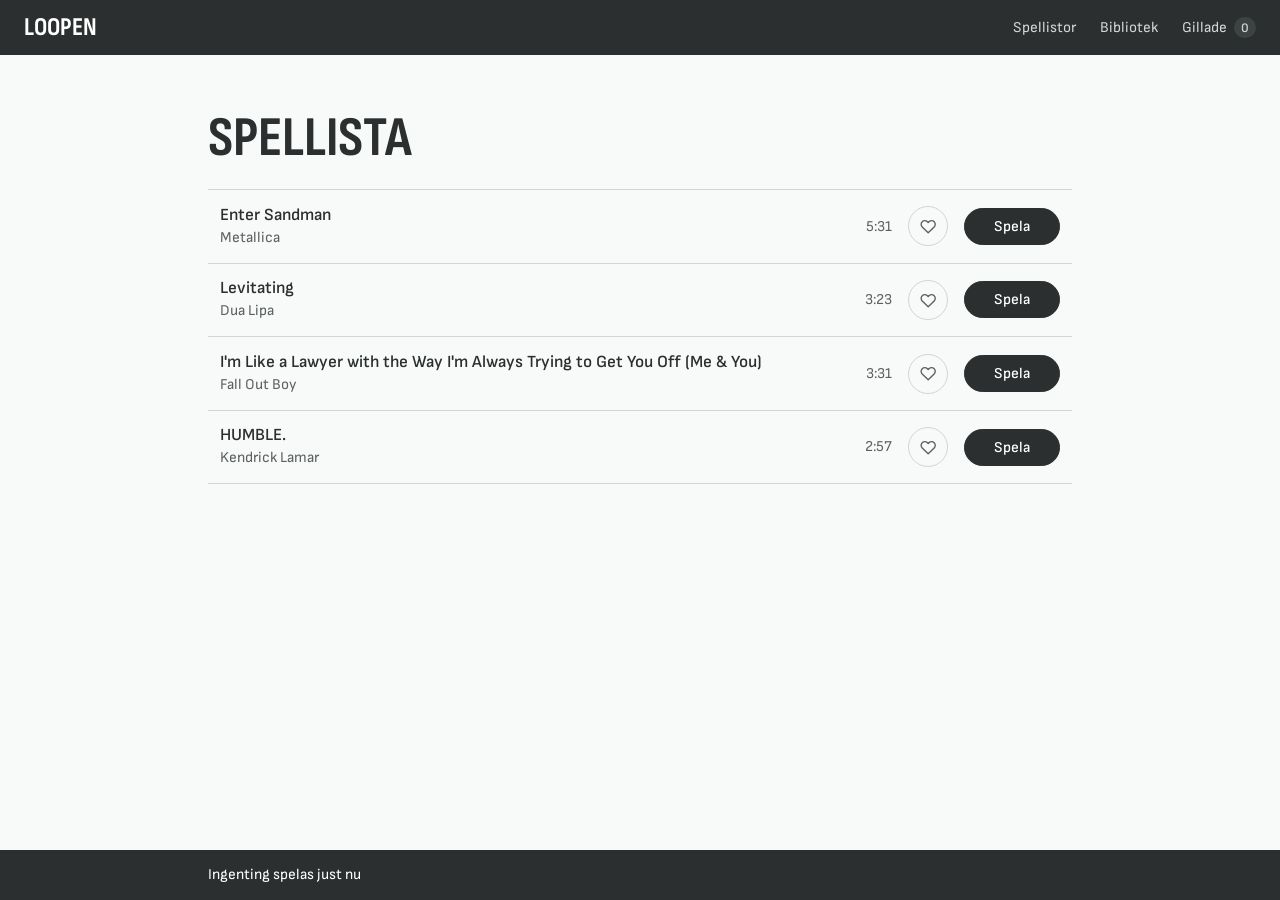
<file: bootcamp/javascript/loopen/index.html>
<!DOCTYPE html>
<html lang="sv">

<head>
  <meta charset="UTF-8">
  <meta name="viewport" content="width=device-width, initial-scale=1, viewport-fit=cover">
  <title>Loopen</title>

  <link rel="preconnect" href="https://fonts.googleapis.com">
  <link rel="preconnect" href="https://fonts.gstatic.com" crossorigin>
  <link rel="stylesheet"
    href="https://fonts.googleapis.com/css2?family=Sofia+Sans:wght@400;500;600&family=Sofia+Sans+Condensed:wght@600;700&display=swap">

  <link rel="stylesheet" href="style.css">

  <!--
  Här ska din JavaScript-fil länkas in.
  Se UPPGIFT.md, steg 1.
-->
</head>

<body>

  <header class="topbar">
    <nav class="nav-inner" aria-label="Huvudmeny">
      <a class="logo" href="#">Loopen</a>
      <ul class="nav-links">
        <li><a href="#">Spellistor</a></li>
        <li><a href="#">Bibliotek</a></li>
        <li>
          <a href="#">Gillade <span class="count" id="liked-count" aria-live="polite">0</span></a>
        </li>
      </ul>
    </nav>
  </header>

  <main>

    <div class="page-header">
      <h1>Spellista</h1>
    </div>

    <ul class="tracklist">
      <li class="track" id="track-1" data-duration="331">
        <div class="track-text">
          <h2 class="track-title">Enter Sandman</h2>
          <p class="track-artist">Metallica</p>
        </div>
        <p class="track-time">5:31</p>
        <button class="like-button" id="like-1" type="button" aria-pressed="false" aria-label="Gilla Enter Sandman">
          <svg viewBox="0 0 24 24" aria-hidden="true">
            <path
              d="M12 20.5 4.2 12.9a4.7 4.7 0 0 1 0-6.7 4.7 4.7 0 0 1 6.7 0l1.1 1.1 1.1-1.1a4.7 4.7 0 0 1 6.7 0 4.7 4.7 0 0 1 0 6.7z"
              stroke-linejoin="round" />
          </svg>
        </button>
        <button class="play-button" id="play-1" type="button" aria-pressed="false">Spela</button>
      </li>

      <li class="track" id="track-2" data-duration="203">
        <div class="track-text">
          <h2 class="track-title">Levitating</h2>
          <p class="track-artist">Dua Lipa</p>
        </div>
        <p class="track-time">3:23</p>
        <button class="like-button" id="like-2" type="button" aria-pressed="false" aria-label="Gilla Levitating">
          <svg viewBox="0 0 24 24" aria-hidden="true">
            <path
              d="M12 20.5 4.2 12.9a4.7 4.7 0 0 1 0-6.7 4.7 4.7 0 0 1 6.7 0l1.1 1.1 1.1-1.1a4.7 4.7 0 0 1 6.7 0 4.7 4.7 0 0 1 0 6.7z"
              stroke-linejoin="round" />
          </svg>
        </button>
        <button class="play-button" id="play-2" type="button" aria-pressed="false">Spela</button>
      </li>

      <li class="track" id="track-3" data-duration="211">
        <div class="track-text">
          <h2 class="track-title">I'm Like a Lawyer with the Way I'm Always Trying to Get You Off (Me &amp; You)</h2>
          <p class="track-artist">Fall Out Boy</p>
        </div>
        <p class="track-time">3:31</p>
        <button class="like-button" id="like-3" type="button" aria-pressed="false"
          aria-label="Gilla I'm Like a Lawyer with the Way I'm Always Trying to Get You Off">
          <svg viewBox="0 0 24 24" aria-hidden="true">
            <path
              d="M12 20.5 4.2 12.9a4.7 4.7 0 0 1 0-6.7 4.7 4.7 0 0 1 6.7 0l1.1 1.1 1.1-1.1a4.7 4.7 0 0 1 6.7 0 4.7 4.7 0 0 1 0 6.7z"
              stroke-linejoin="round" />
          </svg>
        </button>
        <button class="play-button" id="play-3" type="button" aria-pressed="false">Spela</button>
      </li>

      <li class="track" id="track-4" data-duration="177">
        <div class="track-text">
          <h2 class="track-title">HUMBLE.</h2>
          <p class="track-artist">Kendrick Lamar</p>
        </div>
        <p class="track-time">2:57</p>
        <button class="like-button" id="like-4" type="button" aria-pressed="false" aria-label="Gilla HUMBLE.">
          <svg viewBox="0 0 24 24" aria-hidden="true">
            <path
              d="M12 20.5 4.2 12.9a4.7 4.7 0 0 1 0-6.7 4.7 4.7 0 0 1 6.7 0l1.1 1.1 1.1-1.1a4.7 4.7 0 0 1 6.7 0 4.7 4.7 0 0 1 0 6.7z"
              stroke-linejoin="round" />
          </svg>
        </button>
        <button class="play-button" id="play-4" type="button" aria-pressed="false">Spela</button>
      </li>
    </ul>

  </main>

  <footer class="player">
    <div class="player-inner">
      <p id="now-playing">Ingenting spelas just nu</p>
    </div>
  </footer>

</body>
</html>
</file>
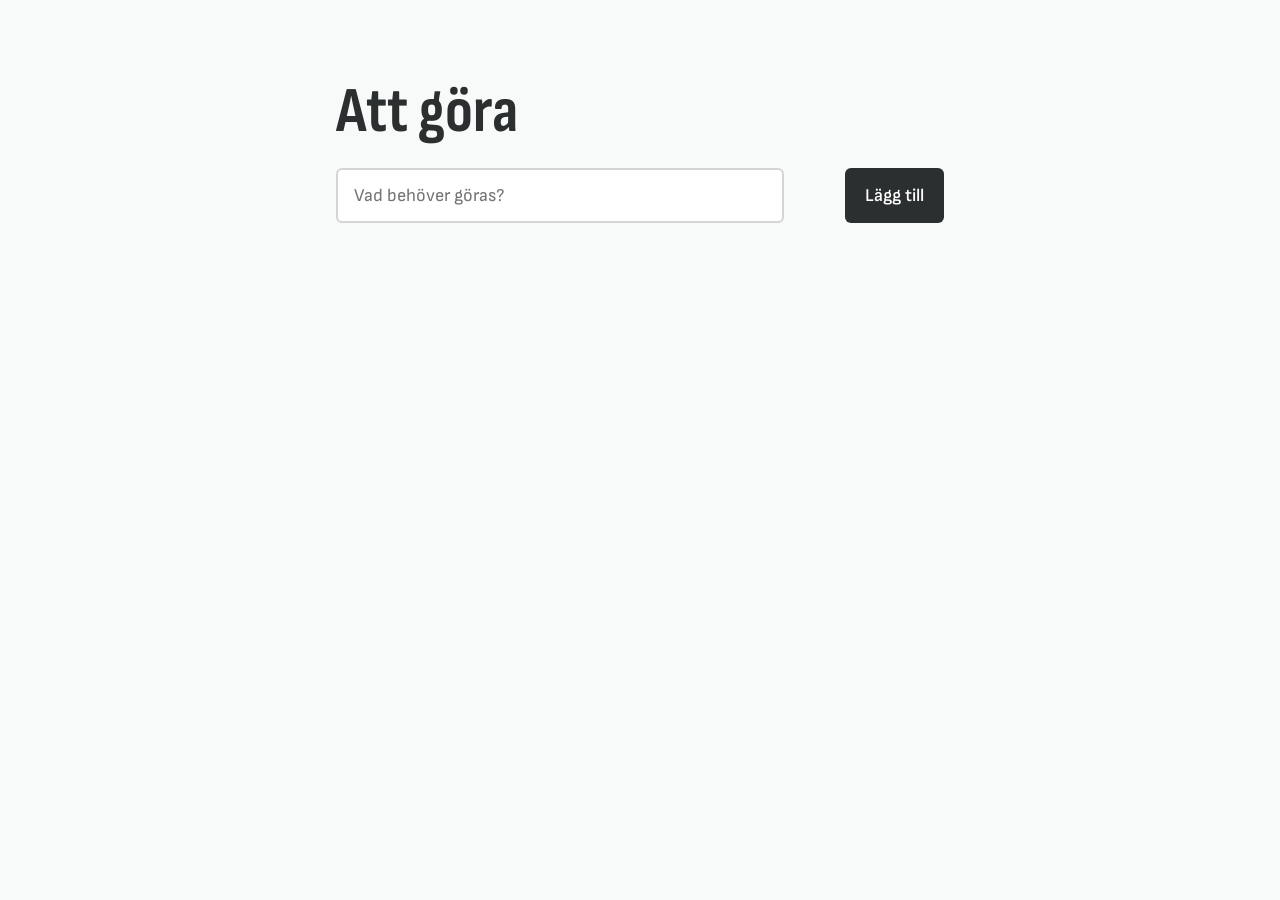
<file: bootcamp/javascript/todos/index.html>
<!DOCTYPE html>
<html lang="sv">
<head>
  <meta charset="UTF-8">
  <meta name="viewport" content="width=device-width, initial-scale=1">
  <title>Att göra</title>
  <link rel="preconnect" href="https://fonts.googleapis.com">
  <link rel="preconnect" href="https://fonts.gstatic.com" crossorigin>
  <link href="https://fonts.googleapis.com/css2?family=Sofia+Sans:wght@400;600&family=Sofia+Sans+Condensed:wght@700&display=swap" rel="stylesheet">
  <link rel="stylesheet" href="style.css">
  <script src="script.js" defer></script>
</head>
<body>

  <main class="app">

    <header class="app-header">
      <h1>Att göra</h1>
      <p class="status" id="status"></p>
    </header>

    <form class="add-form" id="add-form">
      <label for="new-task" class="visually-hidden">Ny uppgift</label>
      <input type="text" id="new-task" placeholder="Vad behöver göras?" autocomplete="off">
      <button type="submit">Lägg till</button>
    </form>

    <ul class="task-list" id="task-list">
      <!-- Här ska det inte stå något. Listan ritas ut av JavaScript. -->
    </ul>

  </main>

</body>
</html>
</file>
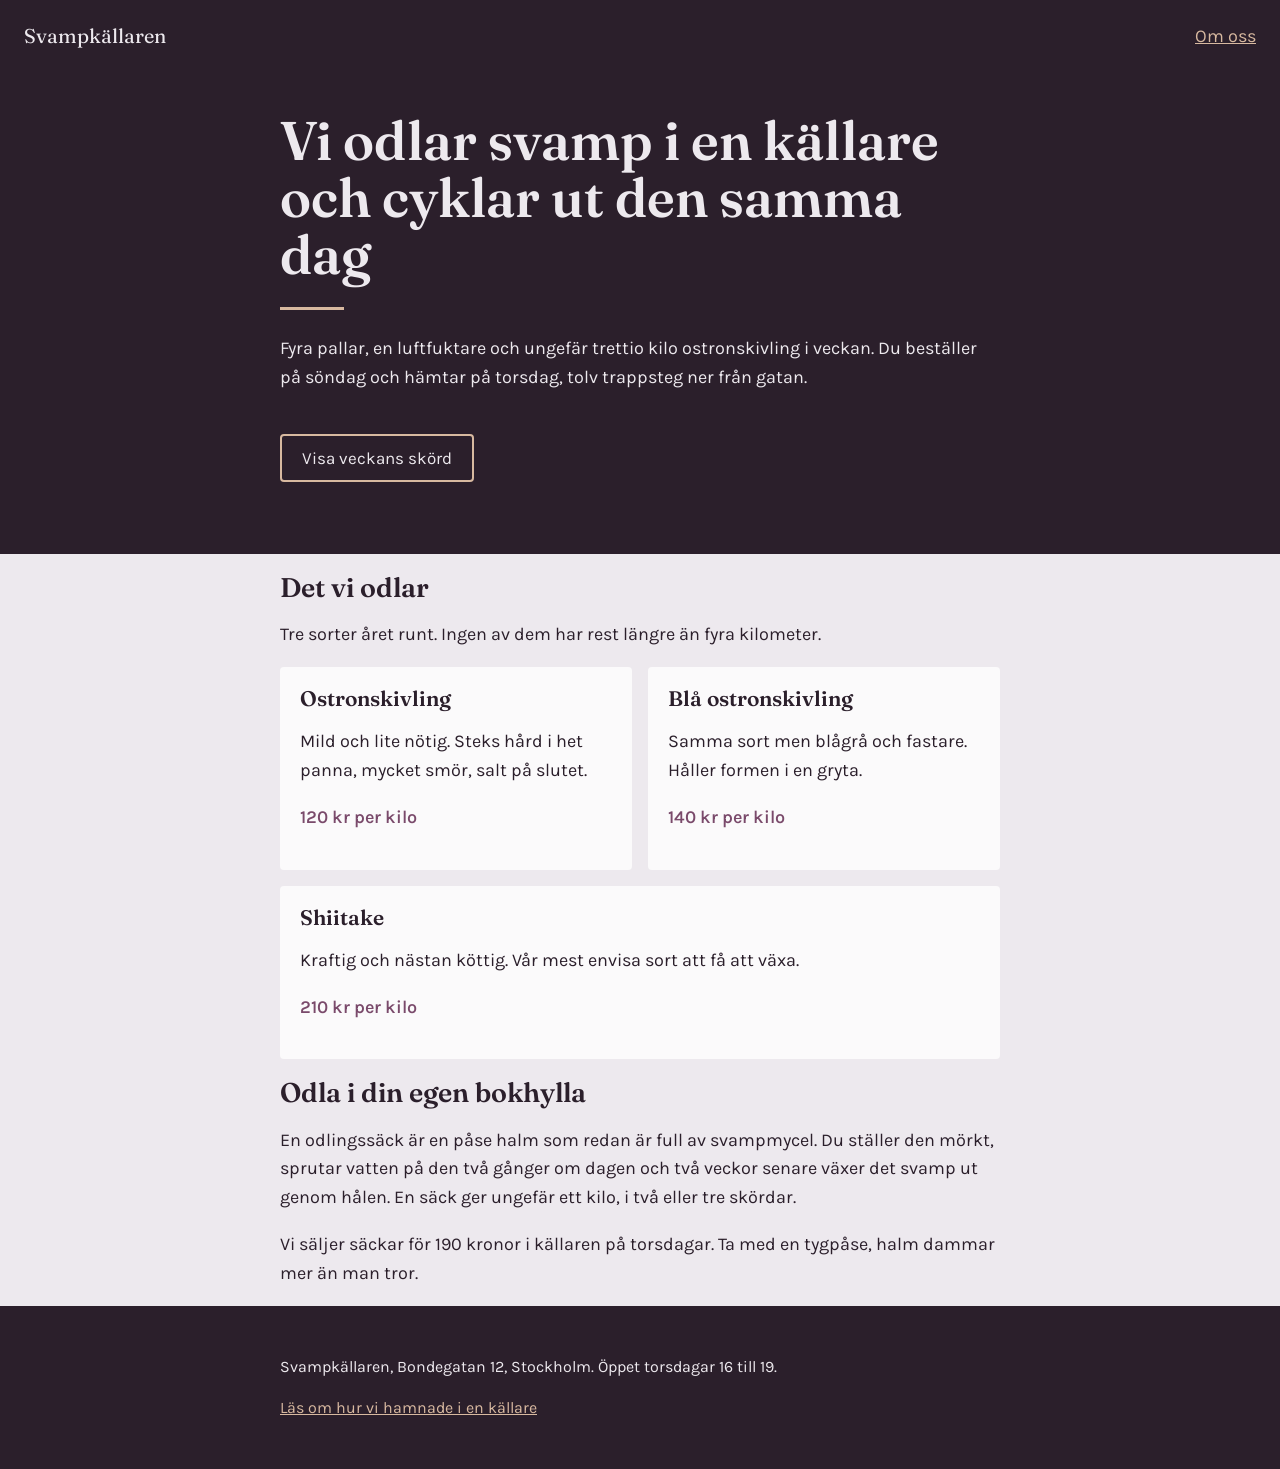
<file: bootcamp/html-och-css/uppstartsexempel/svampkallaren/index.html>
<!DOCTYPE html>
<html lang="sv">

<head>
  <meta charset="UTF-8">
  <!-- Den här raden gör att sidan skalar rätt i en mobil. Utan den ser allt pyttelitet ut. -->
  <meta name="viewport" content="width=device-width, initial-scale=1">
  <title>Svampkällaren, färsk svamp odlad i stan</title>

  <!-- Typsnitt hämtade från Google Fonts. -->
  <link rel="preconnect" href="https://fonts.googleapis.com">
  <link href="https://fonts.googleapis.com/css2?family=Fraunces:opsz,wght@9..144,400;9..144,600&family=Karla:wght@400;600&display=swap" rel="stylesheet">

  <!-- All CSS ligger inuti style här i head. Senare i kursen flyttar vi ut den till en egen fil. -->
  <style>
    /* Färgerna sparas som variabler en gång, så vi kan byta tema på ett ställe. */
    :root {
      --morker: #2b1f2b;
      --ljus: #ede9ee;
      --vit: #fbfafb;
      --accent: #7a4a6b;
      --tan: #d8b9a0;
    }

    /* Den här regeln gäller hela sidan. */
    body {
      margin: 0;
      background-color: var(--ljus);
      color: var(--morker);
      font-family: "Karla", Helvetica, sans-serif;
      font-size: 18px;
      line-height: 1.6;
    }

    /* Rubrikerna får det andra typsnittet och sitter tätare ihop. */
    h1,
    h2,
    h3 {
      font-family: "Fraunces", Georgia, serif;
      font-weight: 600;
      line-height: 1.05;
      margin: 0 0 16px 0;
    }

    h2 {
      margin-top: 20px;
    }

    /* En klass vi återanvänder för att hålla innehållet i mitten och inte för brett. */
    .innehall {
      max-width: 720px;
      margin: 0 auto;
      padding: 0 24px;
    }

    /* Toppen av sidan. display flex lägger saker på samma rad. */
    .topp {
      display: flex;
      justify-content: space-between;
      align-items: center;
      padding: 20px 24px;
      background-color: var(--morker);
      color: var(--ljus);
    }

    .logotyp {
      font-family: "Fraunces", Georgia, serif;
      font-size: 20px;
    }

    .topp a {
      color: var(--tan);
    }

    .hero {
      background-color: var(--morker);
      color: var(--ljus);
      padding: 40px 0 72px 0;
    }

    /* font-size i rem betyder gånger sidans grundstorlek. 3.4rem blir alltså stort. */
    .hero h1 {
      font-size: 3.4rem;
      margin-bottom: 24px;
    }

    /* En tunn linje under rubriken istället för mer text. */
    .strecket {
      width: 64px;
      height: 3px;
      background-color: var(--tan);
      margin-bottom: 24px;
    }

    .knapp {
      display: inline-block;
      margin-top: 24px;
      padding: 12px 20px;
      border: 2px solid var(--tan);
      border-radius: 4px;
      background-color: transparent;
      color: var(--ljus);
      font-family: "Karla", Helvetica, sans-serif;
      font-size: 17px;
      cursor: pointer;
    }

    /* hover gäller när musen ligger över knappen. */
    .knapp:hover {
      background-color: var(--tan);
      color: var(--morker);
    }

    /* Den här klassen lägger vi till och tar bort med JavaScript längst ner i filen. */
    .gomd {
      display: none;
    }

    .skord {
      margin-top: 24px;
      padding: 16px 20px;
      border-left: 3px solid var(--tan);
      background-color: rgba(255, 255, 255, 0.06);
    }

    section {
      padding: 56px 0;
    }

    /* Korten ligger på rad, men wrap gör att de hoppar ner när det blir trångt. */
    .sorter {
      display: flex;
      flex-wrap: wrap;
      gap: 16px;
      padding: 0;
      margin: 0;
      list-style: none;
    }

    /* flex 1 betyder att korten delar bredden lika. 200px är minsta bredd. */
    .sorter li {
      flex: 1 1 200px;
      background-color: var(--vit);
      padding: 20px;
      border-radius: 4px;
    }

    .pris {
      color: var(--accent);
      font-weight: 600;
    }

    .fot {
      background-color: var(--morker);
      color: var(--ljus);
      padding: 32px 0;
      font-size: 16px;
    }

    .fot a {
      color: var(--tan);
    }

    /* Allt som klickas eller tabbas till ska ha en tydlig ram. Viktigt för tillgänglighet. */
    a:focus-visible,
    button:focus-visible {
      outline: 3px solid var(--tan);
      outline-offset: 2px;
    }

    /* En media query. Reglerna här inne gäller bara på skärmar smalare än 600px. */
    @media (max-width: 600px) {
      .hero h1 {
        font-size: 2.2rem;
      }

      .topp {
        flex-direction: column;
        gap: 8px;
      }
    }
  </style>
</head>

<body>

  <!-- header, nav, main, section och footer är vanliga taggar som beskriver vad delen är. -->
  <header class="topp">
    <span class="logotyp">Svampkällaren</span>
    <nav>
      <a href="about-us.html">Om oss</a>
    </nav>
  </header>

  <main>

    <div class="hero">
      <div class="innehall">
        <h1>Vi odlar svamp i en källare och cyklar ut den samma dag</h1>
        <div class="strecket"></div>
        <p>
          Fyra pallar, en luftfuktare och ungefär trettio kilo ostronskivling i veckan.
          Du beställer på söndag och hämtar på torsdag, tolv trappsteg ner från gatan.
        </p>
        <!-- Knappen gör ingenting av sig själv. JavaScript längst ner ger den ett jobb. -->
        <button class="knapp" id="skordKnapp">Visa veckans skörd</button>

        <div class="skord gomd" id="skordText">
          <p>Den här veckan: 26 kilo ostronskivling, 9 kilo blå ostronskivling och 4 kilo shiitake. Nästa plockning sker på onsdag morgon.</p>
        </div>
      </div>
    </div>

    <section class="innehall">
      <h2>Det vi odlar</h2>
      <p>Tre sorter året runt. Ingen av dem har rest längre än fyra kilometer.</p>

      <ul class="sorter">
        <li>
          <h3>Ostronskivling</h3>
          <p>Mild och lite nötig. Steks hård i het panna, mycket smör, salt på slutet.</p>
          <p class="pris">120 kr per kilo</p>
        </li>
        <li>
          <h3>Blå ostronskivling</h3>
          <p>Samma sort men blågrå och fastare. Håller formen i en gryta.</p>
          <p class="pris">140 kr per kilo</p>
        </li>
        <li>
          <h3>Shiitake</h3>
          <p>Kraftig och nästan köttig. Vår mest envisa sort att få att växa.</p>
          <p class="pris">210 kr per kilo</p>
        </li>
      </ul>
    </section>

    <section class="innehall">
      <h2>Odla i din egen bokhylla</h2>
      <p>
        En odlingssäck är en påse halm som redan är full av svampmycel. Du ställer den
        mörkt, sprutar vatten på den två gånger om dagen och två veckor senare växer det
        svamp ut genom hålen. En säck ger ungefär ett kilo, i två eller tre skördar.
      </p>
      <p>
        Vi säljer säckar för 190 kronor i källaren på torsdagar. Ta med en tygpåse,
        halm dammar mer än man tror.
      </p>
    </section>

  </main>

  <footer class="fot">
    <div class="innehall">
      <p>Svampkällaren, Bondegatan 12, Stockholm. Öppet torsdagar 16 till 19.</p>
      <p><a href="about-us.html">Läs om hur vi hamnade i en källare</a></p>
    </div>
  </footer>

  <!-- JavaScript ligger sist i body, för då finns knappen redan när koden körs. -->
  <script>
    // Hämta de två sakerna vi vill jobba med. Vi letar upp dem med deras id.
    const knapp = document.querySelector("#skordKnapp");
    const text = document.querySelector("#skordText");

    // "Lyssna efter klick på knappen, och kör den här koden när det händer."
    knapp.addEventListener("click", function () {
      // toggle tar bort klassen gomd om den finns, och lägger till den om den saknas.
      text.classList.toggle("gomd");

      // Byt även texten i knappen så den beskriver vad nästa klick gör.
      if (text.classList.contains("gomd")) {
        knapp.textContent = "Visa veckans skörd";
      } else {
        knapp.textContent = "Dölj veckans skörd";
      }
    });
  </script>

</body>

</html>
</file>
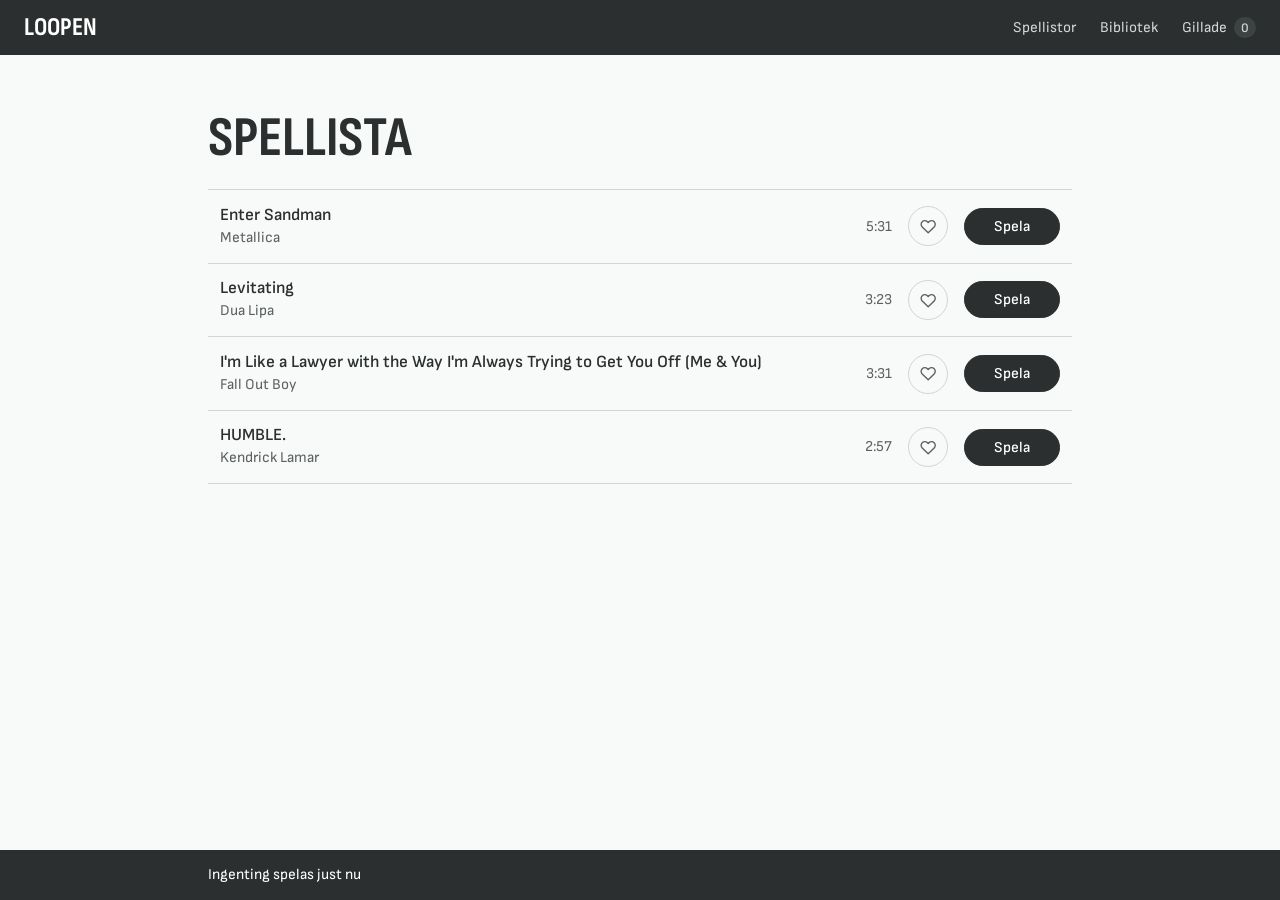
<file: bootcamp/javascript/loopen/lösningsförslag/index.html>
<!DOCTYPE html>
<html lang="sv">

<head>
  <meta charset="UTF-8">
  <meta name="viewport" content="width=device-width, initial-scale=1, viewport-fit=cover">
  <title>Loopen</title>

  <link rel="preconnect" href="https://fonts.googleapis.com">
  <link rel="preconnect" href="https://fonts.gstatic.com" crossorigin>
  <link rel="stylesheet"
    href="https://fonts.googleapis.com/css2?family=Sofia+Sans:wght@400;500;600&family=Sofia+Sans+Condensed:wght@600;700&display=swap">

  <link rel="stylesheet" href="style.css">

  <script src="script.js" defer></script>
</head>

<body>

  <header class="topbar">
    <nav class="nav-inner" aria-label="Huvudmeny">
      <a class="logo" href="#">Loopen</a>
      <ul class="nav-links">
        <li><a href="#">Spellistor</a></li>
        <li><a href="#">Bibliotek</a></li>
        <li>
          <a href="#">Gillade <span class="count" id="liked-count" aria-live="polite">0</span></a>
        </li>
      </ul>
    </nav>
  </header>

  <main>

    <div class="page-header">
      <h1>Spellista</h1>
    </div>

    <ul class="tracklist">

      <li class="track" id="track-1" data-duration="331">
        <div class="track-text">
          <h2 class="track-title">Enter Sandman</h2>
          <p class="track-artist">Metallica</p>
        </div>
        <p class="track-time">5:31</p>
        <button class="like-button" id="like-1" type="button" aria-pressed="false" aria-label="Gilla Enter Sandman">
          <svg viewBox="0 0 24 24" aria-hidden="true">
            <path
              d="M12 20.5 4.2 12.9a4.7 4.7 0 0 1 0-6.7 4.7 4.7 0 0 1 6.7 0l1.1 1.1 1.1-1.1a4.7 4.7 0 0 1 6.7 0 4.7 4.7 0 0 1 0 6.7z"
              stroke-linejoin="round" />
          </svg>
        </button>
        <button class="play-button" id="play-1" type="button" aria-pressed="false">Spela</button>
      </li>

      <li class="track" id="track-2" data-duration="203">
        <div class="track-text">
          <h2 class="track-title">Levitating</h2>
          <p class="track-artist">Dua Lipa</p>
        </div>
        <p class="track-time">3:23</p>
        <button class="like-button" id="like-2" type="button" aria-pressed="false" aria-label="Gilla Levitating">
          <svg viewBox="0 0 24 24" aria-hidden="true">
            <path
              d="M12 20.5 4.2 12.9a4.7 4.7 0 0 1 0-6.7 4.7 4.7 0 0 1 6.7 0l1.1 1.1 1.1-1.1a4.7 4.7 0 0 1 6.7 0 4.7 4.7 0 0 1 0 6.7z"
              stroke-linejoin="round" />
          </svg>
        </button>
        <button class="play-button" id="play-2" type="button" aria-pressed="false">Spela</button>
      </li>

      <li class="track" id="track-3" data-duration="211">
        <div class="track-text">
          <h2 class="track-title">I'm Like a Lawyer with the Way I'm Always Trying to Get You Off (Me &amp; You)</h2>
          <p class="track-artist">Fall Out Boy</p>
        </div>
        <p class="track-time">3:31</p>
        <button class="like-button" id="like-3" type="button" aria-pressed="false"
          aria-label="Gilla I'm Like a Lawyer with the Way I'm Always Trying to Get You Off">
          <svg viewBox="0 0 24 24" aria-hidden="true">
            <path
              d="M12 20.5 4.2 12.9a4.7 4.7 0 0 1 0-6.7 4.7 4.7 0 0 1 6.7 0l1.1 1.1 1.1-1.1a4.7 4.7 0 0 1 6.7 0 4.7 4.7 0 0 1 0 6.7z"
              stroke-linejoin="round" />
          </svg>
        </button>
        <button class="play-button" id="play-3" type="button" aria-pressed="false">Spela</button>
      </li>

      <li class="track" id="track-4" data-duration="177">
        <div class="track-text">
          <h2 class="track-title">HUMBLE.</h2>
          <p class="track-artist">Kendrick Lamar</p>
        </div>
        <p class="track-time">2:57</p>
        <button class="like-button" id="like-4" type="button" aria-pressed="false" aria-label="Gilla HUMBLE.">
          <svg viewBox="0 0 24 24" aria-hidden="true">
            <path
              d="M12 20.5 4.2 12.9a4.7 4.7 0 0 1 0-6.7 4.7 4.7 0 0 1 6.7 0l1.1 1.1 1.1-1.1a4.7 4.7 0 0 1 6.7 0 4.7 4.7 0 0 1 0 6.7z"
              stroke-linejoin="round" />
          </svg>
        </button>
        <button class="play-button" id="play-4" type="button" aria-pressed="false">Spela</button>
      </li>

    </ul>

  </main>

  <footer class="player">
    <div class="player-inner">
      <p id="now-playing">Ingenting spelas just nu</p>
    </div>
  </footer>

</body>
</html>
</file>
<file: bootcamp/javascript/loopen/style.css>
/* Sidan är färdigformgiven, med ett undantag: två tillstånd saknas.
   Leta efter den stora kommentaren längre ner. */

* {
  box-sizing: border-box;
}

body {
  margin: 0;
  padding: 4.25rem 1rem 6rem;
  font-family: "Sofia Sans", system-ui, sans-serif;
  font-size: 1rem;
  line-height: 1.55;
  color: #2b2f2f;
  background-color: #f8f9f9;
}

/* Navigering */

.topbar {
  /* fixed gör att den ligger kvar högst upp när man scrollar */
  position: fixed;
  top: 0;
  left: 0;
  right: 0;
  background-color: #2b2f2f;
  color: #ffffff;
}

.nav-inner {
  display: flex;
  align-items: center;
  gap: 1.75rem;
  /* Ingen max-width: navigeringen går kant till kant över hela sidan */
  padding: 0.8rem 1.5rem;
}

.logo {
  font-family: "Sofia Sans Condensed", "Sofia Sans", sans-serif;
  font-weight: 700;
  font-size: 1.6rem;
  text-transform: uppercase;
  line-height: 1;
  color: #ffffff;
  text-decoration: none;
}

.nav-links {
  display: flex;
  align-items: center;
  gap: 1.5rem;
  list-style: none;
  /* margin-left: auto knuffar länkarna till höger */
  margin: 0 0 0 auto;
  padding: 0;
  font-size: 0.9375rem;
}

.nav-links a {
  display: inline-flex;
  align-items: center;
  gap: 0.4rem;
  color: #d4d4d4;
  text-decoration: none;
  padding: 0.2rem 0;
}

.nav-links a:hover {
  color: #ffffff;
}

.nav-links a:focus-visible {
  outline: 3px solid #6ec4e4;
  outline-offset: 3px;
}

.count {
  min-width: 1.4rem;
  padding: 0.05rem 0.45rem;
  border-radius: 999px;
  background-color: #3d4242;
  font-size: 0.8125rem;
  font-weight: 600;
  text-align: center;
  color: #d4d4d4;
}

.count.has-items {
  background-color: #ff7890;
  color: #2b2f2f;
}

/* Sidhuvud */

main {
  max-width: 54rem;
  margin: 0 auto;
}

.page-header {
  padding: 2.75rem 0 1.5rem;
}

.page-header h1 {
  font-family: "Sofia Sans Condensed", "Sofia Sans", sans-serif;
  font-weight: 700;
  font-size: 3.5rem;
  line-height: 0.95;
  text-transform: uppercase;
  margin: 0;
}

/* Listan */

.tracklist {
  list-style: none;
  margin: 0;
  padding: 0;
  border-top: 1px solid #d4d4d4;
}

.track {
  display: flex;
  align-items: center;
  gap: 1rem;
  padding: 0.85rem 0.75rem;
  border-bottom: 1px solid #d4d4d4;
}

.track-text {
  /* flex: 1 gör att texten tar upp all plats som blir över.
     min-width: 0 låter den krympa i stället för att spränga raden,
     vilket behövs för den långa låttiteln. */
  flex: 1;
  min-width: 0;
}

.track-title {
  font-size: 1.0625rem;
  font-weight: 600;
  line-height: 1.3;
  margin: 0;
}

.track-artist {
  margin: 0;
  font-size: 0.9375rem;
  color: #5c6161;
}

.track-time {
  margin: 0;
  font-size: 0.9375rem;
  color: #5c6161;
}

/* ------------------------------------------------------------------
   HÄR SAKNAS TVÅ TILLSTÅND

   .track.playing        låten som spelas just nu
   .like-button.liked    en låt du gillat

   Din JavaScript kommer sätta klasserna. Ingen har bestämt hur de
   ska se ut. Det gör du. Se UPPGIFT.md, steg 3 och 5.
   ------------------------------------------------------------------ */

/* Knappar */

button {
  font-family: inherit;
  font-size: 0.9375rem;
  font-weight: 500;
  border-radius: 999px;
  border: 1px solid #2b2f2f;
  background-color: transparent;
  color: #2b2f2f;
  cursor: pointer;
}

button:focus-visible {
  outline: 3px solid #6ec4e4;
  outline-offset: 2px;
}

.like-button {
  display: inline-flex;
  align-items: center;
  justify-content: center;
  width: 2.5rem;
  height: 2.5rem;
  padding: 0;
  border-color: #d4d4d4;
  color: #5c6161;
}

/* Hjärtat är en SVG. Den ritas med en linje (stroke) och
   är ofylld (fill: none). currentColor betyder samma färg
   som texten i knappen. */
.like-button svg {
  width: 1.15rem;
  height: 1.15rem;
  fill: none;
  stroke: currentColor;
  stroke-width: 1.8;
}

.like-button:hover {
  border-color: #ff7890;
  color: #ff7890;
}

.play-button {
  /* min-width gör att knappen inte hoppar när texten
     byter mellan Spela och Pausa */
  min-width: 6rem;
  padding: 0.5rem 1.1rem;
  background-color: #2b2f2f;
  color: #ffffff;
}

.play-button:hover {
  background-color: #444a4a;
}

/* Spelaren */

.player {
  position: fixed;
  left: 0;
  right: 0;
  bottom: 0;
  display: flex;
  align-items: center;
  padding: 0.85rem 1rem;
  background-color: #2b2f2f;
  color: #ffffff;
}

.player-inner {
  display: flex;
  align-items: center;
  gap: 1rem;
  width: 100%;
  max-width: 54rem;
  margin: 0 auto;
}

#now-playing {
  margin: 0;
  font-size: 0.9375rem;
}

/* Mindre skärmar */

@media (max-width: 34rem) {
  .nav-inner {
    gap: 1rem;
  }

  .nav-links {
    gap: 1rem;
    font-size: 0.875rem;
  }

  .page-header h1 {
    font-size: 2.6rem;
  }

  .track-time {
    display: none;
  }
}
</file>
<file: bootcamp/javascript/todos/style.css>
/* Att göra, stilar.

   Sidan är färdigformgiven så att du kan lägga hela tisdagen på
   JavaScript. Din kod ska bygga markupen som står i UPPGIFT.md,
   så hittar CSS:en rätt av sig själv.

   Sidan är byggd för en stor skärm. Öppna den på mobilen och se
   vad som händer. Det tar vi hand om på torsdag. */

* {
  box-sizing: border-box;
}

body {
  margin: 0;
  background: #f8f9f9;
  color: #2b2f2f;
  font-family: "Sofia Sans", system-ui, sans-serif;
  font-size: 1.125rem;
  line-height: 1.5;
}

.app {
  width: 38rem;
  margin: 5rem auto;
}

/* Rubrik och status */

.app-header {
  display: flex;
  align-items: baseline;
  justify-content: space-between;
  margin-bottom: 1.5rem;
}

h1 {
  margin: 0;
  font-family: "Sofia Sans Condensed", "Sofia Sans", sans-serif;
  font-size: 4rem;
  line-height: 1;
}

.status {
  margin: 0;
  color: #5c6161;
}

/* Formuläret */

.add-form {
  display: flex;
  gap: 0.75rem;
  margin-bottom: 2rem;
  justify-content: space-between;
}

.add-form input {
  width: 28rem;
  padding: 0.75rem 1rem;
  border: 2px solid #d4d4d4;
  border-radius: 6px;
  background: #fff;
  font: inherit;
}

.add-form input:focus {
  border-color: #4c64ff;
  outline: none;
}

.add-form button {
  padding: 0.75rem 1.25rem;
  border: none;
  border-radius: 6px;
  background: #2b2f2f;
  color: #fff;
  font: inherit;
  font-weight: 600;
  cursor: pointer;
}

.add-form button:hover {
  background: #4c64ff;
}

/* Listan */

.task-list {
  margin: 0;
  padding: 0;
  list-style: none;
}

.task {
  display: flex;
  align-items: center;
  justify-content: space-between;
  gap: 1rem;
  padding: 0.9rem 0;
  border-bottom: 1px solid #d4d4d4;
}

.task label {
  display: flex;
  align-items: center;
  gap: 0.75rem;
  cursor: pointer;
}

.task input[type="checkbox"] {
  width: 1.1rem;
  height: 1.1rem;
  margin: 0;
  accent-color: #2b2f2f;
  cursor: pointer;
}

/* En avklarad uppgift. Din JavaScript sätter klassen .done på <li>. */

.task.done {
  border-left: 4px solid #afd75e;
  padding-left: 0.75rem;
}

.task.done .task-text {
  color: #5c6161;
  text-decoration: line-through;
}

/* Ta bort-knappen, om du hinner mer */

.remove-button {
  padding: 0.25rem 0.5rem;
  border: none;
  background: none;
  color: #5c6161;
  font: inherit;
  font-size: 0.9rem;
  cursor: pointer;
}

.remove-button:hover {
  color: #2b2f2f;
  text-decoration: underline;
}

/* Tangentbordsfokus */

button:focus-visible,
input[type="checkbox"]:focus-visible {
  outline: 3px solid #4c64ff;
  outline-offset: 2px;
}

/* Syns inte, men läses upp av skärmläsare */

.visually-hidden {
  position: absolute;
  width: 1px;
  height: 1px;
  overflow: hidden;
  clip: rect(0 0 0 0);
  white-space: nowrap;
}
</file>
<file: bootcamp/javascript/loopen/lösningsförslag/style.css>
/* Loopen, lösningsförslag.
   Skillnaden mot startversionen är de två tillståndsklasserna
   .track.playing och .like-button.liked, som ni skriver själva. */

* {
  box-sizing: border-box;
}

body {
  margin: 0;
  padding: 4.25rem 1rem 6rem;
  font-family: "Sofia Sans", system-ui, sans-serif;
  font-size: 1rem;
  line-height: 1.55;
  color: #2b2f2f;
  background-color: #f8f9f9;
}

/* Navigering */

.topbar {
  /* fixed gör att den ligger kvar högst upp när man scrollar */
  position: fixed;
  top: 0;
  left: 0;
  right: 0;
  background-color: #2b2f2f;
  color: #ffffff;
}

.nav-inner {
  display: flex;
  align-items: center;
  gap: 1.75rem;
  /* Ingen max-width: navigeringen går kant till kant över hela sidan */
  padding: 0.8rem 1.5rem;
}

.logo {
  font-family: "Sofia Sans Condensed", "Sofia Sans", sans-serif;
  font-weight: 700;
  font-size: 1.6rem;
  text-transform: uppercase;
  line-height: 1;
  color: #ffffff;
  text-decoration: none;
}

.nav-links {
  display: flex;
  align-items: center;
  gap: 1.5rem;
  list-style: none;
  /* margin-left: auto knuffar länkarna till höger */
  margin: 0 0 0 auto;
  padding: 0;
  font-size: 0.9375rem;
}

.nav-links a {
  display: inline-flex;
  align-items: center;
  gap: 0.4rem;
  color: #d4d4d4;
  text-decoration: none;
  padding: 0.2rem 0;
}

.nav-links a:hover {
  color: #ffffff;
}

.nav-links a:focus-visible {
  outline: 3px solid #6ec4e4;
  outline-offset: 3px;
}

.count {
  min-width: 1.4rem;
  padding: 0.05rem 0.45rem;
  border-radius: 999px;
  background-color: #3d4242;
  font-size: 0.8125rem;
  font-weight: 600;
  text-align: center;
  color: #d4d4d4;
}

.count.has-items {
  background-color: #ff7890;
  color: #2b2f2f;
}

/* Sidhuvud */

main {
  max-width: 54rem;
  margin: 0 auto;
}

.page-header {
  padding: 2.75rem 0 1.5rem;
}

.page-header h1 {
  font-family: "Sofia Sans Condensed", "Sofia Sans", sans-serif;
  font-weight: 700;
  font-size: 3.5rem;
  line-height: 0.95;
  text-transform: uppercase;
  margin: 0;
}

/* Listan */

.tracklist {
  list-style: none;
  margin: 0;
  padding: 0;
  border-top: 1px solid #d4d4d4;
}

.track {
  display: flex;
  align-items: center;
  gap: 1rem;
  padding: 0.85rem 0.75rem;
  border-bottom: 1px solid #d4d4d4;
}

.track-text {
  /* flex: 1 gör att texten tar upp all plats som blir över.
     min-width: 0 låter den krympa i stället för att spränga raden,
     vilket behövs för den långa låttiteln. */
  flex: 1;
  min-width: 0;
}

.track-title {
  font-size: 1.0625rem;
  font-weight: 600;
  line-height: 1.3;
  margin: 0;
}

.track-artist {
  margin: 0;
  font-size: 0.9375rem;
  color: #5c6161;
}

.track-time {
  margin: 0;
  font-size: 0.9375rem;
  color: #5c6161;
}

/* Tillstånd: låten som spelas just nu.
   Två signaler räcker, en ljus bakgrund och en färgad kant till vänster. */

.track.playing {
  background-color: #eef8fc;
  box-shadow: inset 4px 0 0 #6ec4e4;
}

.track.playing .track-title {
  color: #1d6b87;
}

/* Knappar */

button {
  font-family: inherit;
  font-size: 0.9375rem;
  font-weight: 500;
  border-radius: 999px;
  border: 1px solid #2b2f2f;
  background-color: transparent;
  color: #2b2f2f;
  cursor: pointer;
}

button:focus-visible {
  outline: 3px solid #6ec4e4;
  outline-offset: 2px;
}

.like-button {
  display: inline-flex;
  align-items: center;
  justify-content: center;
  width: 2.5rem;
  height: 2.5rem;
  padding: 0;
  border-color: #d4d4d4;
  color: #5c6161;
}

/* Hjärtat är en SVG. Den ritas med en linje (stroke) och
   är ofylld (fill: none). currentColor betyder samma färg
   som texten i knappen. */
.like-button svg {
  width: 1.15rem;
  height: 1.15rem;
  fill: none;
  stroke: currentColor;
  stroke-width: 1.8;
}

.like-button:hover {
  border-color: #ff7890;
  color: #ff7890;
}

/* Tillstånd: gillad. Medvetet en annan visuell kanal än .playing,
   så att de två inte konkurrerar om samma yta.
   fill: currentColor fyller hjärtat i stället för att bara rita konturen. */

.like-button.liked {
  border-color: #ff7890;
  color: #ff7890;
}

.like-button.liked svg {
  fill: currentColor;
}

.play-button {
  /* min-width gör att knappen inte hoppar när texten
     byter mellan Spela och Pausa */
  min-width: 6rem;
  padding: 0.5rem 1.1rem;
  background-color: #2b2f2f;
  color: #ffffff;
}

.play-button:hover {
  background-color: #444a4a;
}

/* Spelaren */

.player {
  position: fixed;
  left: 0;
  right: 0;
  bottom: 0;
  display: flex;
  align-items: center;
  padding: 0.85rem 1rem;
  background-color: #2b2f2f;
  color: #ffffff;
}

.player-inner {
  display: flex;
  align-items: center;
  gap: 1rem;
  width: 100%;
  max-width: 54rem;
  margin: 0 auto;
}

/* Den långa låttiteln gör spelaren tvåradig utan de här fyra raderna.
   min-width: 0 låter elementet krympa, resten kapar texten med tre punkter. */

#now-playing {
  margin: 0;
  min-width: 0;
  font-size: 0.9375rem;
  overflow: hidden;
  text-overflow: ellipsis;
  white-space: nowrap;
}

/* Mindre skärmar */

@media (max-width: 34rem) {
  .nav-inner {
    gap: 1rem;
  }

  .nav-links {
    gap: 1rem;
    font-size: 0.875rem;
  }

  .page-header h1 {
    font-size: 2.6rem;
  }

  .track-time {
    display: none;
  }
}
</file>
